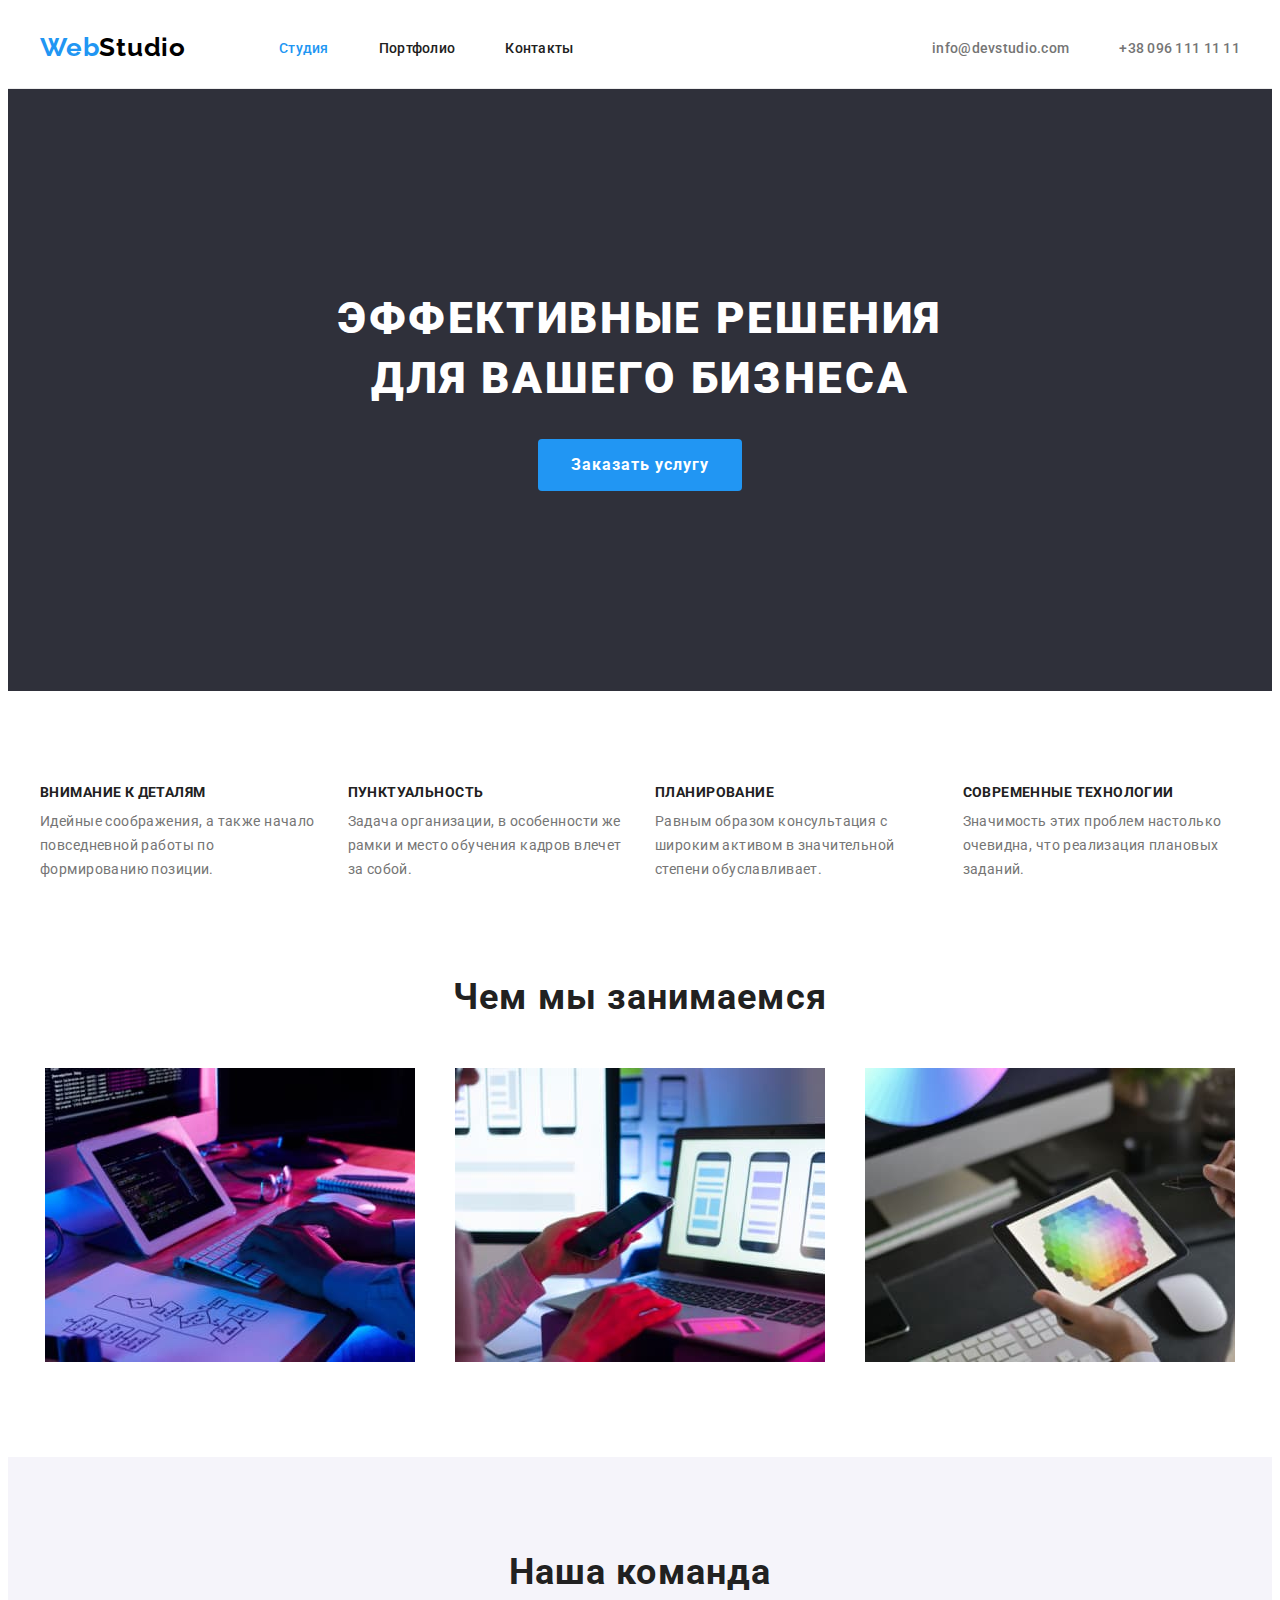
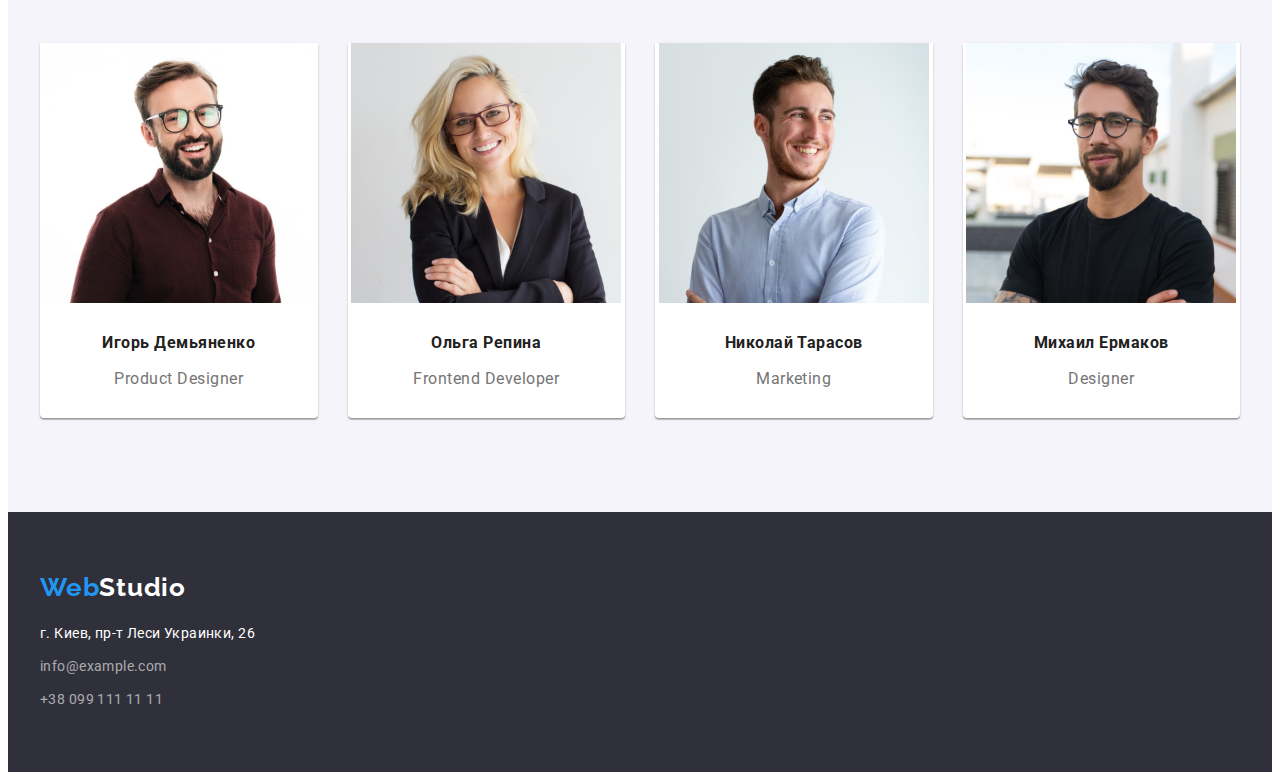
<file: index.html>
<!DOCTYPE html>
<html lang="ru">
  <head>
    <meta charset="UTF-8" />
    <meta http-equiv="X-UA-Compatible" content="IE=edge" />
    <meta name="viewport" content="width= device-width, initial-scale=  " />
    <title>Студия</title>
    <link rel="preconnect" href="https://fonts.googleapis.com" />
    <link rel="preconnect" href="https://fonts.gstatic.com" crossorigin />
    <link
      href="https://fonts.googleapis.com/css2?family=Oleo+Script&family=Raleway:wght@700&family=Roboto:wght@400;500;700;900&display=swap"
      rel="stylesheet"
    />
    <link
      rel="stylesheet"
      href="https://cdnjs.cloudflare.com/ajax/libs/modern-normalize/1.1.0/modern-normalize.min.css"
      integrity="sha512-wpPYUAdjBVSE4KJnH1VR1HeZfpl1ub8YT/NKx4PuQ5NmX2tKuGu6U/JRp5y+Y8XG2tV+wKQpNHVUX03MfMFn9Q=="
      crossorigin="anonymous"
      referrerpolicy="no-referrer"
    />
    <link rel="stylesheet" href="./css/styles.css" />
  </head>
  <body>
    <!-- ШАПКА-->

    <header class="header">
      <div class="container main-nav">
        <nav class="navigation">
          <a class="logo link" href="./">Web<span class="dark">Studio</span></a>
          <ul class="site-nav list">
            <li class="item">
              <a class="link current" href="/">Студия</a>
            </li>
            <li class="item">
              <a class="link" href="./portfolio.html">Портфолио</a>
            </li>
            <li class="item"><a class="link" href="">Контакты</a></li>
          </ul>
        </nav>

        <ul class="auth-nav list">
          <li class="item">
            <a class="link" href="mailto:info@devstudio.com"
              >info@devstudio.com</a
            >
          </li>
          <li class="item">
            <a class="link" href="tel:+380961111111">+38 096 111 11 11</a>
          </li>
        </ul>
      </div>
    </header>
    <main>
      <!-- ГЕРОЙ -->
      <div>
        <section class="hero">
          <h1 class="hero-title">
            Эффективные решения <br />для вашего бизнеса
          </h1>
          <button class="hero-button" type="button">Заказать услугу</button>
        </section>
      </div>
      <!-- ОСОБЕННОСТИ РАБОТЫ -->
      <section class="section">
        <div class="container">
          <!--<h2 class="section-title">Особенности нашей работы</h2> Сделать заголовок НЕ примечанием и скрыть с помощью CSS-->
          <ul class="feature-list list">
            <li class="item">
              <h3 class="title">Внимание к деталям</h3>
              <p class="paragraph">
                Идейные соображения, а также начало повседневной работы по
                формированию позиции.
              </p>
            </li>
            <li class="item">
              <h3 class="title">Пунктуальность</h3>
              <p class="paragraph">
                Задача организации, в особенности же рамки и место обучения
                кадров влечет за собой.
              </p>
            </li>
            <li class="item">
              <h3 class="title">Планирование</h3>
              <p class="paragraph">
                Равным образом консультация с широким активом в значительной
                степени обуславливает.
              </p>
            </li>
            <li class="item">
              <h3 class="title">Современные технологии</h3>
              <p class="paragraph">
                Значимость этих проблем настолько очевидна, что реализация
                плановых заданий.
              </p>
            </li>
          </ul>
        </div>
      </section>
      <!-- ЧЕМ МЫ ЗАНИМАЕМСЯ -->
      <section class="section no-padding">
        <div class="container">
          <h2 class="section-title">Чем мы занимаемся</h2>
          <ul class="work list">
            <li class="item">
              <img
                class="work-foto"
                src="./images/studio/desktop-applications.jpg"
                alt="на экране компьютера набирают алгоритм с распечатанного макета"
                width="370"
                height="294"
              />
            </li>
            <li class="item">
              <img
                class="work-foto"
                src="./images/studio/mobile-applications.jpg"
                alt="на экране ноутбука делают оптимизацию под смартфон"
                width="370"
                height="294"
              />
            </li>
            <li class="item">
              <img
                class="work-foto"
                src="./images/studio/design-solutions.jpg"
                alt="планшет с работой дизайнера"
                width="370"
                height="294"
              />
            </li>
          </ul>
        </div>
      </section>
      <!-- НАША КОМАНДА -->
      <section class="team section">
        <div class="container">
          <h2 class="section-title">Наша команда</h2>
          <ul class="team-list list">
            <li class="team-lid">
              <img
                class="foto"
                src="./images/studio/igor-demyanenko.jpg"
                alt="фото Игоря Демьяненко"
                width="270"
                height="260"
              />
              <div class="team-description">
                <h3 class="title"><b> Игорь Демьяненко</b></h3>
                <p class="paragraph" lang="en">Product Designer</p>
              </div>
            </li>
            <li class="team-lid">
              <img
                class="foto"
                src="./images/studio/olga-repina.jpg"
                alt="фото Ольги Репиной"
                width="270"
                height="260"
              />
              <div class="team-description">
                <h3 class="title"><b>Ольга Репина</b></h3>
                <p class="paragraph" lang="en">Frontend Developer</p>
              </div>
            </li>
            <li class="team-lid">
              <img
                class="foto"
                src="./images/studio/nikolai-tarasov.jpg"
                alt="фото Николая Тарасова"
                width="270"
                height="260"
              />
              <div class="team-description">
                <h3 class="title"><b>Николай Тарасов</b></h3>
                <p class="paragraph" lang="en">Marketing</p>
              </div>
            </li>
            <li class="team-lid">
              <img
                class="foto"
                src="./images/studio/mikhail-ermakov.jpg"
                alt="фото Михаила Ермакова"
                width="270"
                height="260"
              />
              <div class="team-description">
                <h3 class="title"><b>Михаил Ермаков</b></h3>
                <p class="paragraph" lang="en">Designer</p>
              </div>
            </li>
          </ul>
        </div>
      </section>
    </main>
    <footer class="footer">
      <div class="container">
        <a class="logo link" href="./">Web<span class="lite">Studio</span></a>
        <address class="address">
          <ul class="address-studio list">
            <li class="item">
              <a
                class="post-address link"
                href="https://goo.gl/maps/WzEJstEwFaHD8LDW9"
                target="_blank"
                rel="noopener noreferrer"
              >
                г. Киев, пр-т Леси Украинки, 26
              </a>
            </li>
            <li class="item">
              <a class="mail-address link" href="mailto:info@example.com"
                >info@example.com</a
              >
            </li>
            <li class="item">
              <a class="tel-address link" href="tel:+380991111111"
                >+38 099 111 11 11</a
              >
            </li>
          </ul>
        </address>
      </div>
    </footer>
  </body>
</html>
</file>
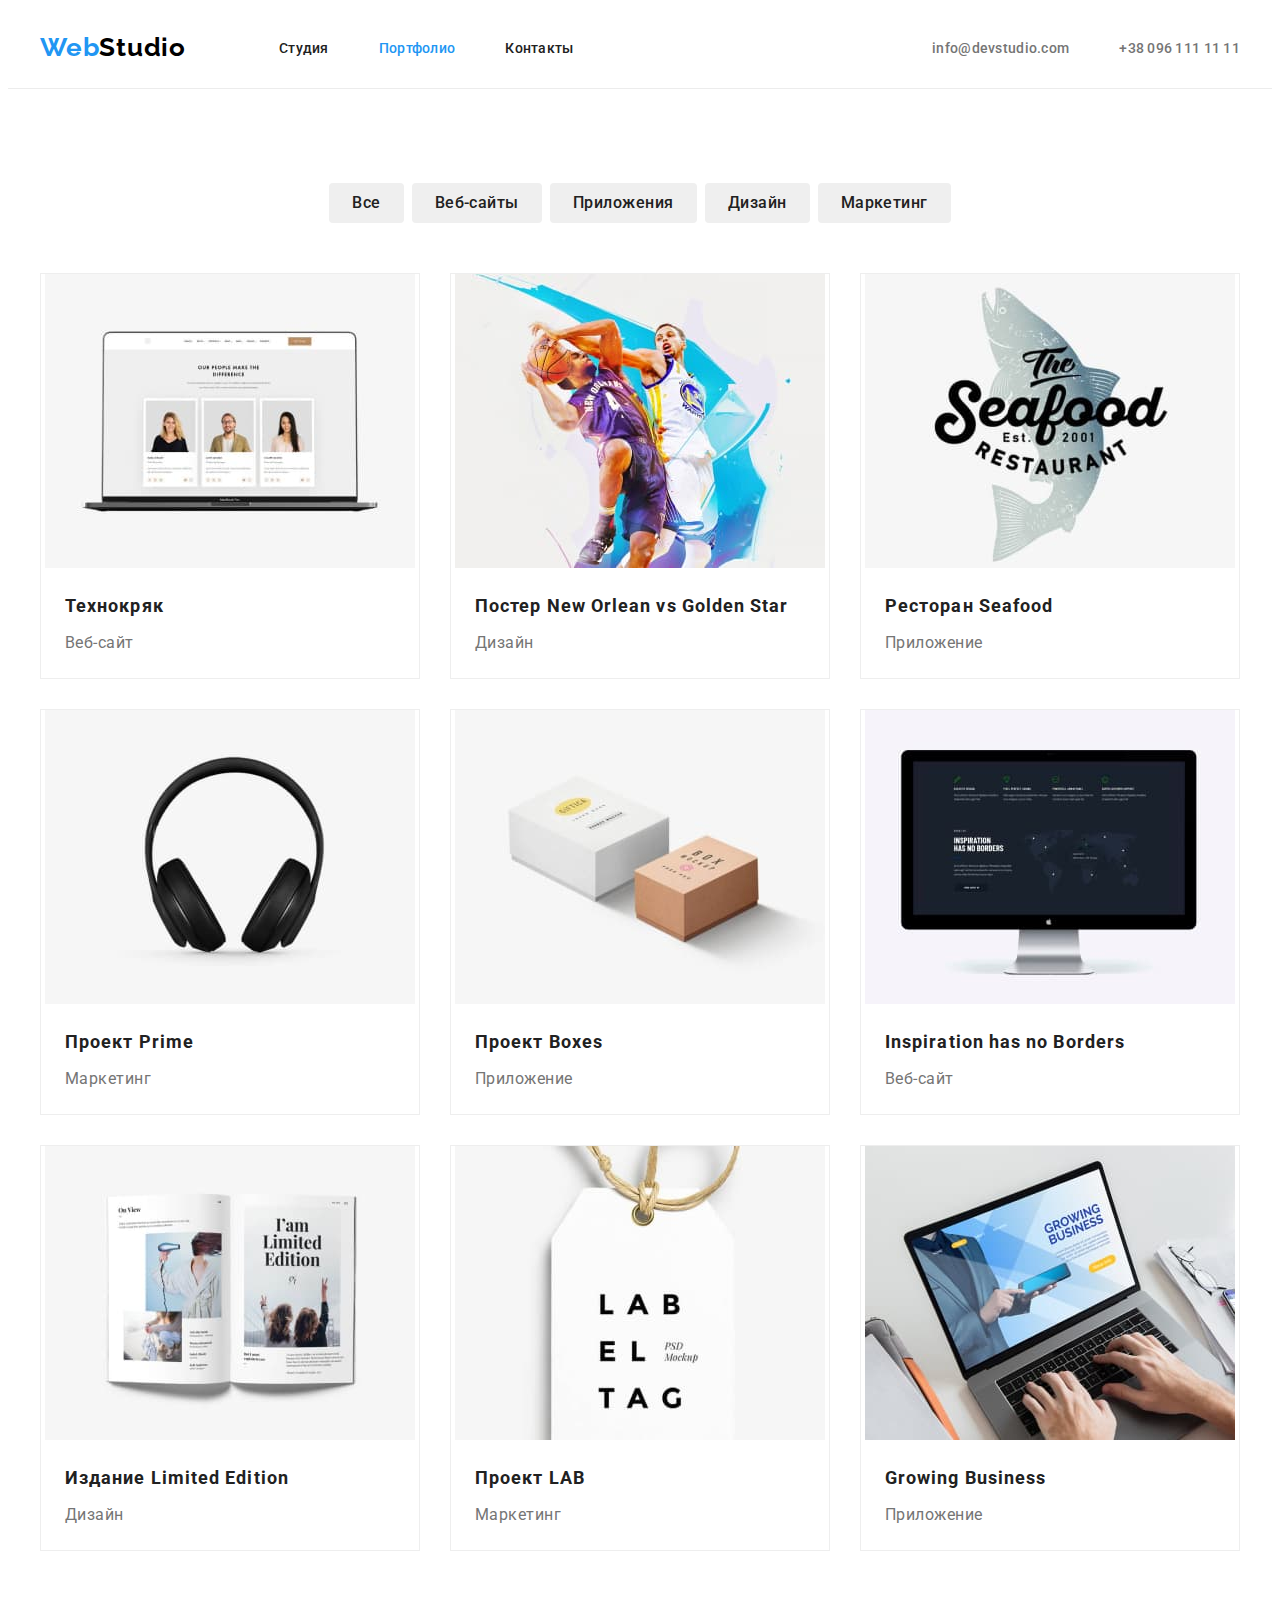
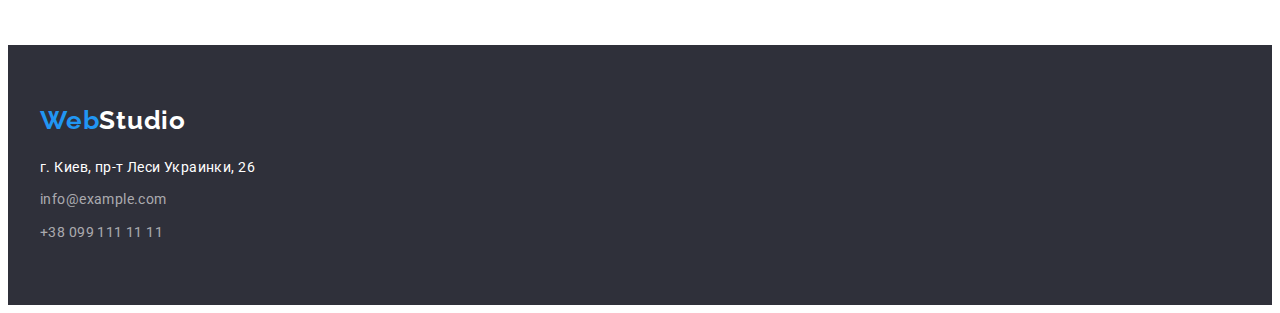
<file: portfolio.html>
<!DOCTYPE html>
<html lang="ru">
  <head>
    <meta charset="UTF-8" />
    <meta http-equiv="X-UA-Compatible" content="IE=edge" />
    <meta name="viewport" content="width= device-width, initial-scale=  " />
    <title>Студия</title>
    <link rel="preconnect" href="https://fonts.googleapis.com" />
    <link rel="preconnect" href="https://fonts.gstatic.com" crossorigin />
    <link
      href="https://fonts.googleapis.com/css2?family=Oleo+Script&family=Raleway:wght@700&family=Roboto:wght@400;500;700;900&display=swap"
      rel="stylesheet"
    />
    <link
      rel="stylesheet"
      href="https://cdnjs.cloudflare.com/ajax/libs/modern-normalize/1.1.0/modern-normalize.min.css"
      integrity="sha512-wpPYUAdjBVSE4KJnH1VR1HeZfpl1ub8YT/NKx4PuQ5NmX2tKuGu6U/JRp5y+Y8XG2tV+wKQpNHVUX03MfMFn9Q=="
      crossorigin="anonymous"
      referrerpolicy="no-referrer"
    />
    <link rel="stylesheet" href="./css/styles.css" />
  </head>
  <body>
    <header class="header">
      <div class="container main-nav">
        <nav class="navigation">
          <a class="logo link" href="./">Web<span class="dark">Studio</span></a>
          <ul class="site-nav list">
            <li class="item">
              <a class="link" href="/">Студия</a>
            </li>
            <li class="item">
              <a class="link current" href="./portfolio.html">Портфолио</a>
            </li>
            <li class="item"><a class="link" href="">Контакты</a></li>
          </ul>
        </nav>

        <ul class="auth-nav list">
          <li class="item">
            <a class="link" href="mailto:info@devstudio.com"
              >info@devstudio.com</a
            >
          </li>
          <li class="item">
            <a class="link" href="tel:+380961111111">+38 096 111 11 11</a>
          </li>
        </ul>
      </div>
    </header>
    <main>
      <section class="section">
        <div class="container button">
          <ul class="project-filter list">
            <li class="item">
              <button class="portfolio-button" type="button">Все</button>
            </li>
            <li class="item">
              <button class="portfolio-button" type="button">Веб-сайты</button>
            </li>
            <li class="item">
              <button class="portfolio-button" type="button">Приложения</button>
            </li>
            <li class="item">
              <button class="portfolio-button" type="button">Дизайн</button>
            </li>
            <li class="item">
              <button class="portfolio-button" type="button">Маркетинг</button>
            </li>
          </ul>
        </div>
        <div class="container">
          <ul class="project list">
            <li class="project-item item">
              <img
                class="project-img"
                src="./images/portfolio/ws-tehnokriak.jpg"
                alt=""
                width="370"
                height="294"
              />
              <div class="project-description">
                <h3 class="title">Технокряк</h3>
                <p class="paragraph">Веб-сайт</p>
              </div>
            </li>
            <li class="project-item item">
              <img
                class="project-img"
                src="./images/portfolio/d-new-orlean.jpg"
                alt=""
                width="370"
                height="294"
              />
              <div class="project-description">
                <h3 class="title">
                  Постер <span lang="en">New Orlean vs Golden Star</span>
                </h3>
                <p class="paragraph">Дизайн</p>
              </div>
            </li>
            <li class="project-item item">
              <img
                class="project-img"
                src="./images/portfolio/p-seafood.jpg"
                alt=""
                width="370"
                height="294"
              />
              <div class="project-description">
                <h3 class="title">Ресторан <span lang="en">Seafood</span></h3>
                <p class="paragraph">Приложение</p>
              </div>
            </li>
            <li class="project-item item">
              <img
                class="project-img"
                src="./images/portfolio/m-prime.jpg"
                alt=""
                width="370"
                height="294"
              />
              <div class="project-description">
                <h3 class="title">Проект <span lang="en">Prime</span></h3>
                <p class="paragraph">Маркетинг</p>
              </div>
            </li>
            <li class="project-item item">
              <img
                class="project-img"
                src="./images/portfolio/p-boxes.jpg"
                alt=""
                width="370"
                height="294"
              />
              <div class="project-description">
                <h3 class="title">Проект <span lang="en">Boxes</span></h3>
                <p class="paragraph">Приложение</p>
              </div>
            </li>
            <li class="project-item item">
              <img
                class="project-img"
                src="./images/portfolio/ws-inspiration.jpg"
                alt=""
                width="370"
                height="294"
              />
              <div class="project-description">
                <h3 class="title" lang="en">Inspiration has no Borders</h3>
                <p class="paragraph">Веб-сайт</p>
              </div>
            </li>
            <li class="project-item item">
              <img
                class="project-img"
                src="./images/portfolio/d-limited-edition.jpg"
                alt=""
                width="370"
                height="294"
              />
              <div class="project-description">
                <h3 class="title">
                  Издание <span lang="en">Limited Edition</span>
                </h3>
                <p class="paragraph">Дизайн</p>
              </div>
            </li>
            <li class="project-item item">
              <img
                class="project-img"
                src="./images/portfolio/m-lab.jpg"
                alt=""
                width="370"
                height="294"
              />
              <div class="project-description">
                <h3 class="title">Проект <span lang="en">LAB</span></h3>
                <p class="paragraph">Маркетинг</p>
              </div>
            </li>
            <li class="project-item item">
              <img
                class="project-img"
                src="./images/portfolio/p-growing business.jpg"
                alt=""
                width="370"
                height="294"
              />
              <div class="project-description">
                <h3 class="title" lang="en">Growing Business</h3>
                <p class="paragraph">Приложение</p>
              </div>
            </li>
          </ul>
        </div>
      </section>
    </main>
    <footer class="footer">
      <div class="container">
        <a class="logo link" href="./">Web<span class="lite">Studio</span></a>
        <address class="address">
          <ul class="address-studio list">
            <li class="item">
              <a
                class="post-address link"
                href="https://goo.gl/maps/WzEJstEwFaHD8LDW9"
                target="_blank"
                rel="noopener noreferrer"
              >
                г. Киев, пр-т Леси Украинки, 26
              </a>
            </li>
            <li class="item">
              <a class="mail-address link" href="mailto:info@example.com"
                >info@example.com</a
              >
            </li>
            <li class="item">
              <a class="tel-address link" href="tel:+380991111111"
                >+38 099 111 11 11</a
              >
            </li>
          </ul>
        </address>
      </div>
    </footer>
  </body>
</html>
</file>
<file: css/styles.css>
:root {
  --primary-font-famili: 'Roboto', sans-serif;
  --logo-font: 'Raleway', sans-serif;
  --primary-text-color: #212121;
  --secondary-text-color: #757575;
  --akcent-text-color: #2196f3;
  --wite-text-color: #ffffff;
  --primary-bg-color: #ffffff;
  --secondary-bg-color: #f5f4fa;
  --akcent-bg-color: #2196f3;
  --futer-bg-color: #2f303a;
}

/* серый-с прозрачностью цвет текста в адресе rgba(255, 255, 255, 0.6); */
/* голубой фон кнопки в ГЕРОЕ при наведении #188CE8; */

body {
  color: var(--primary-text-color);
  background-color: var(--primary-bg-color);
  font-family: var(--primary-font-famili);
}

.list {
  margin: 0;
  padding: 0;
  list-style: none;
}

.link {
  text-decoration: none;
}

/* header */
.header {
  padding-top: 24px;
  padding-bottom: 25px;
  border-bottom: 1px solid #ececec;
}

.container {
  width: 1200px;
  padding-left: 15px;
  padding-right: 15px;
  margin-left: auto;
  margin-right: auto;
}

.container.button {
  margin-bottom: 34px;
}

.main-nav {
  display: flex;
  align-items: center;
}

.navigation {
  display: flex;
  align-items: center;
}

.logo {
  color: var(--akcent-text-color);
  font-family: var(--logo-font);
  font-weight: bold;
  font-size: 26px;
  line-height: 1.19;
  letter-spacing: 0.03em;
}

.logo .dark {
  color: #000000;
}

.logo .lite {
  color: var(--wite-text-color);
}

/* Навигация сайта */
.site-nav {
  display: flex;
  margin-left: 93px;
}

.site-nav .item + .item {
  margin-left: 50px;
}

.site-nav .link {
  padding: 32px 0;
  color: var(--primary-text-color);
  font-weight: 500;
  font-size: 14px;
  line-height: 1.14;
  letter-spacing: 0.02em;
}

.site-nav .link:hover,
.site-nav .link:focus {
  color: var(--akcent-text-color);
}

.site-nav .link.current {
  color: var(--akcent-text-color);
}

/* Навигация авторизации */
.auth-nav {
  display: flex;
  margin-left: auto;
}

.auth-nav .item + .item {
  margin-left: 50px;
}

.auth-nav .link {
  padding: 32px 0;
  color: var(--secondary-text-color);
  font-weight: 500;
  font-size: 14px;
  line-height: 1.14;
  letter-spacing: 0.02em;
}

.auth-nav .link:hover,
.auth-nav .link:focus {
  color: var(--akcent-text-color);
}

/* body */
/* ГЕРОЙ */
.hero {
  background-color: var(--futer-bg-color);
  text-align: center;
  padding-top: 200px;
  padding-bottom: 200px;
}

.hero-title {
  margin-top: 0;
  margin-bottom: 30px;
  color: var(--wite-text-color);
  font-weight: 900;
  font-size: 44px;
  line-height: 1.36;
  letter-spacing: 0.06em;
  text-transform: uppercase;
}

.hero-button {
  color: var(--wite-text-color);
  background-color: var(--akcent-bg-color);
  font-family: inherit;
  font-weight: 700;
  font-size: 16px;
  line-height: 1.87;
  letter-spacing: 0.06em;
  cursor: pointer;
  display: flex;
  align-items: center;
  text-align: center;
  border-radius: 4px;
  border: 1px solid transparent;
  padding: 10px 32px;
  display: inline-block;
  min-width: 200px;
}

.hero-button:hover,
.hero-button:focus {
  background-color: #188ce8;
}

/* Особенности работы */
.section {
  padding-top: 94px;
  padding-bottom: 94px;
}

.section.no-padding {
  padding-top: 0;
  padding-bottom: 95px;
}

.section-title {
  margin-top: 0;
  margin-bottom: 50px;
  font-weight: 700;
  font-size: 36px;
  line-height: 1.17;
  text-align: center;
  letter-spacing: 0.03em;
}

.feature-list {
  display: flex;
}

.feature-list .item {
  width: calc((100% - 90px) / 4);
}

.feature-list .item + .item {
  margin-left: 30px;
}

.feature-list .title {
  margin-top: 0;
  margin-bottom: 10px;
  font-weight: 700;
  font-size: 14px;
  line-height: 1.14;
  letter-spacing: 0.03em;
  text-transform: uppercase;
}

.feature-list .paragraph {
  margin-top: 0;
  margin-bottom: 0;
  color: var(--secondary-text-color);
  font-size: 14px;
  line-height: 1.71;
  letter-spacing: 0.03em;
}

/* Чем мы занимаемся */
.work {
  display: flex;
}

.work .item {
  width: calc((100% - 60px) / 3);
  margin-right: 30px;
}

.work .item:nth-child(3n) {
  margin-right: 0;
  margin-bottom: 0;
}

.work-foto {
  display: block;
  max-width: 100%;
  height: auto;
  margin-right: auto;
  margin-left: auto;
}

/* Наша команда */
.team {
  background-color: var(--secondary-bg-color);
}

.team-list {
  display: flex;
}

.team-lid {
  background-color: var(--primary-bg-color);
  width: calc((100% - 90px) / 4);
  margin-right: 30px;

  box-shadow: 0px 1px 3px rgba(0, 0, 0, 0.12), 0px 1px 1px rgba(0, 0, 0, 0.14),
    0px 2px 1px rgba(0, 0, 0, 0.2);
  border-radius: 0px 0px 4px 4px;
}

.team-lid:nth-child(4n) {
  margin-right: 0;
}

.foto {
  display: block;
  max-width: 100%;
  height: auto;
  margin-right: auto;
  margin-left: auto;
}
.team-description {
  padding: 30px 59px;
}

.team-list .title {
  margin-top: 0;
  margin-bottom: 10;
  font-weight: 500;
  font-size: 16px;
  line-height: 1.19;
  text-align: center;
  letter-spacing: 0.03em;
}

.team-list .paragraph {
  margin-top: 0;
  margin-bottom: 0;
  color: var(--secondary-text-color);
  font-size: 16px;
  line-height: 1.19;
  text-align: center;
  letter-spacing: 0.03em;
}

/* ФУТЕР */
.footer {
  background-color: var(--futer-bg-color);
  padding-top: 60px;
  padding-bottom: 60px;
}

.address {
  margin-top: 20px;
}

.address-studio .item {
  margin-bottom: 9px;
}

.address-studio .item:nth-child(3n) {
  margin-bottom: 0;
}

.post-address {
  color: var(--wite-text-color);
  font-style: normal;
  font-size: 14px;
  line-height: 1.71;
  letter-spacing: 0.03em;
}

.post-address:hover,
.post-address:focus {
  color: var(--akcent-text-color);
}

.mail-address,
.tel-address {
  color: rgba(255, 255, 255, 0.6);
  font-style: normal;
  font-size: 14px;
  line-height: 1.71;
  letter-spacing: 0.03em;
}

.mail-address:hover,
.mail-address:focus {
  color: var(--akcent-text-color);
}

.tel-address:hover,
.tel-address:focus {
  color: var(--akcent-text-color);
}

/* portfolio */
.project-filter {
  display: flex;
  justify-content: center;
  margin-bottom: 50px;
}

.project-filter .item + .item {
  margin-left: 8px;
}

.portfolio-button {
  color: var(--primary-text-color);
  cursor: pointer;
  font-family: inherit;
  font-weight: 500;
  font-size: 16px;
  line-height: 1.62;
  letter-spacing: 0.03em;
  text-align: center;
  border-radius: 4px;
  border: 1px solid transparent;
  padding: 6px 22px;
  display: inline-block;
}

.portfolio-button:hover,
.portfolio-button:focus {
  color: var(--wite-text-color);
  background-color: var(--akcent-bg-color);
}

.project {
  display: flex;
  flex-wrap: wrap;
}

.project-item {
  width: calc((100% - 60px) / 3);
  margin-right: 30px;
  margin-bottom: 30px;
  border: 1px solid #eeeeee;
  box-sizing: border-box;
}

.project-item:nth-child(3n) {
  margin-right: 0;
}

.project-item:nth-last-child(-n + 3) {
  margin-bottom: 0;
}

.project-img {
  display: block;
  max-width: 100%;
  height: auto;
  margin-left: auto;
  margin-right: auto;
}

.project-description {
  padding: 20px 24px;
}

.project .title {
  margin-top: 0;
  margin-bottom: 4px;
  font-weight: 700;
  font-size: 18px;
  line-height: 2;
  letter-spacing: 0.06em;
}

.project .paragraph {
  margin-top: 0;
  margin-bottom: 0;
  margin-left: 24;
  color: var(--secondary-text-color);
  font-size: 16px;
  line-height: 1.87;
  letter-spacing: 0.03em;
}
</file>
